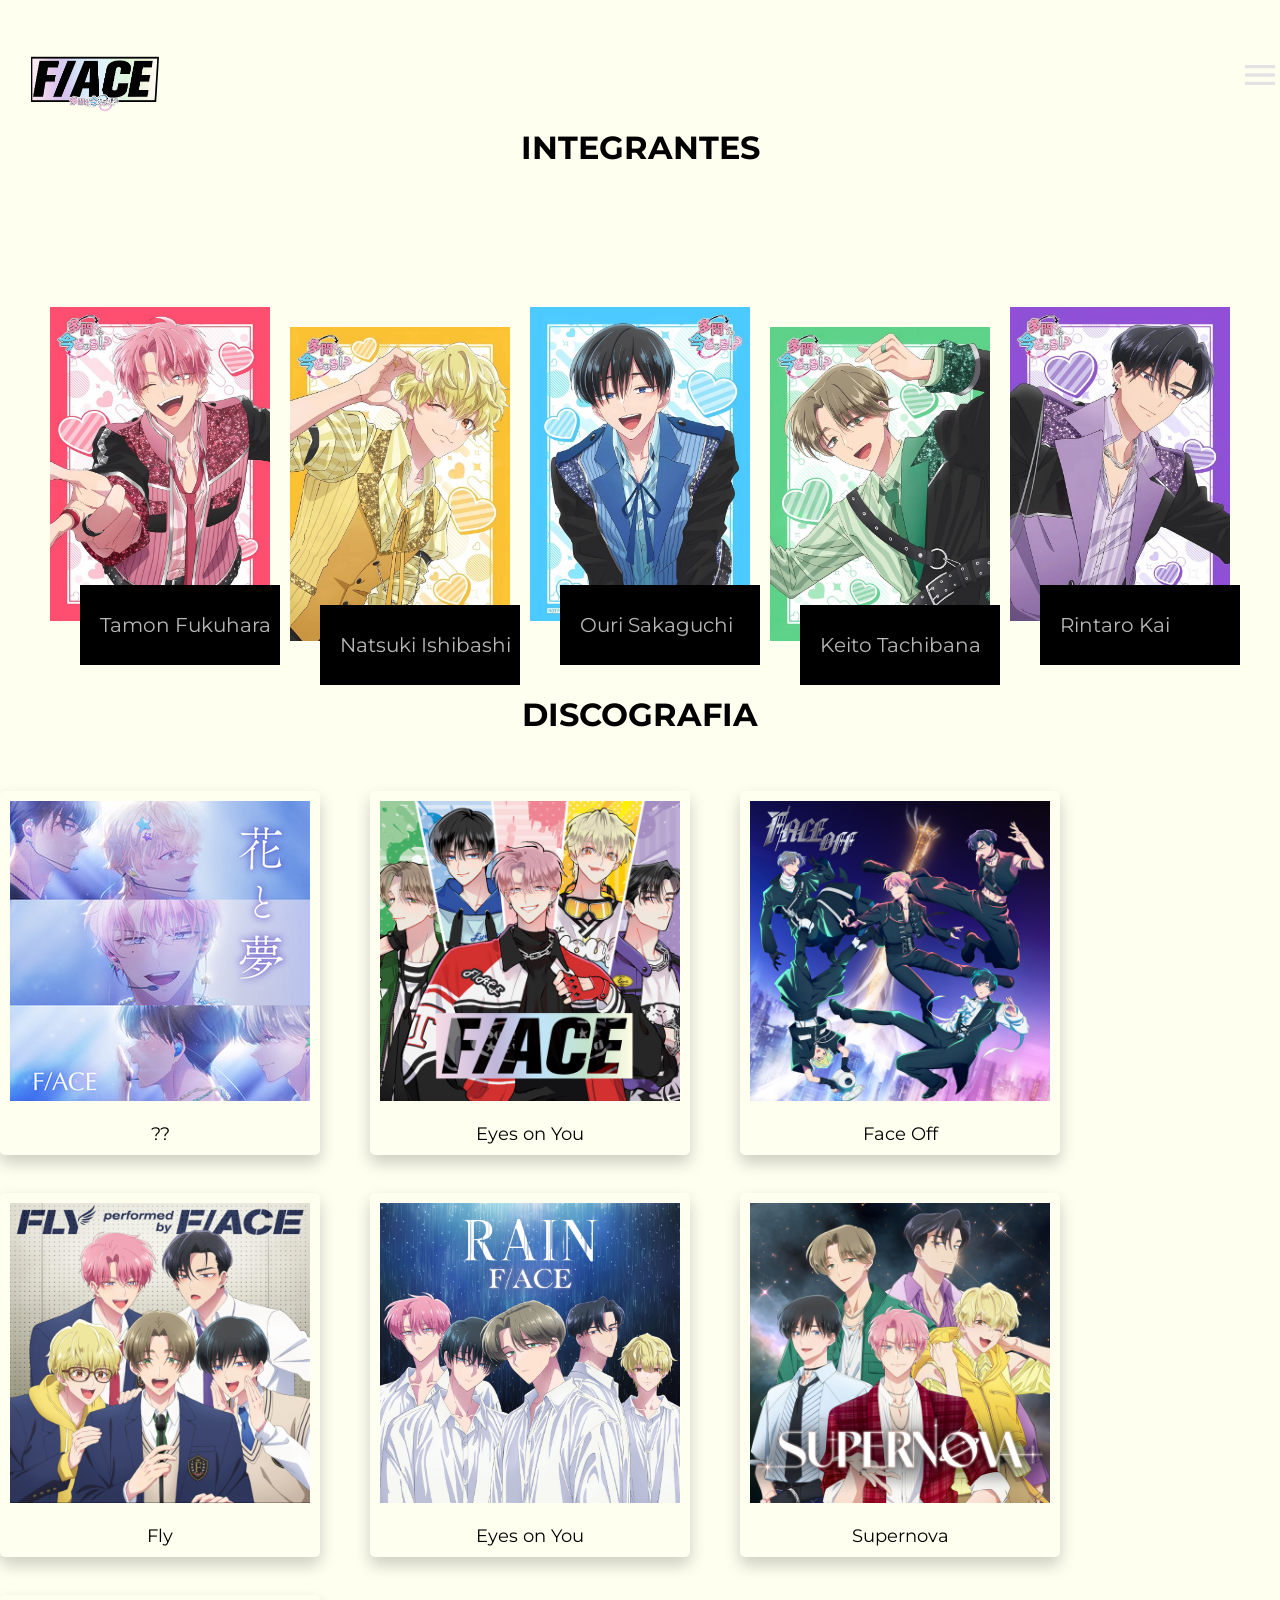
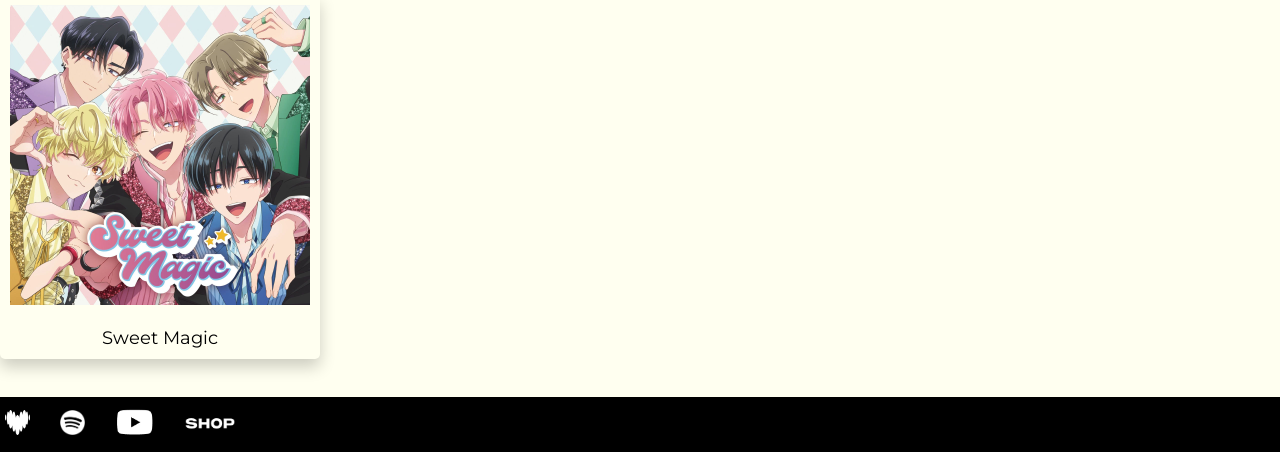
<file: teste.html>
<!DOCTYPE html>
<html lang="en">
<head>
    <meta charset="UTF-8">
    <meta name="viewport" content="width=, initial-scale=1.0">
    <title>Document</title>
    <link rel="stylesheet" href="style2.css">
</head>
<body>
    <header class="header">
        <center>
            <a href="index.html"><img src="midias/facelogo.png" alt="" class="logo"></a>
        </center>


        <div class="dropdown">
  <!-- This text acts as the trigger instead of a button -->
        <span class="dropdown-trigger"><svg xmlns="http://www.w3.org/2000/svg" height="40px" viewBox="0 -960 960 960" width="40px" fill="#e3e3e3"><path d="M120-240v-80h720v80H120Zm0-200v-80h720v80H120Zm0-200v-80h720v80H120Z"/></svg></span>
  
  <!-- This is the hidden menu that drops down -->
        <div class="dropdown-content">
        <a href="teste.html">sobre</a>
        <a href="tickets.html">tickets</a>
        </div>
        </div>  
    </header>

    <center><h1 style="display: flex;justify-content: center; margin-top: 10%;">INTEGRANTES</h1></center>

       <center><div class="organizar-integrantes">
            <div class="integrante1">
                <img src="midias/integrantes/rosa.jpg" alt="" class="imgi">
                <p>Tamon Fukuhara</p>
            </div>
            <div class="integrante2">
                <img src="midias/integrantes/amarelo.jpg" alt="" class="imgi">
                <p>Natsuki Ishibashi</p>
            </div>
            <div class="integrante3">
                <img src="midias/integrantes/azul.jpg" alt="" class="imgi">
                <p>Ouri Sakaguchi</p>
            </div>
            <div class="integrante4">
                <img src="midias/integrantes/verde.jpg" alt="" class="imgi">
                <p>Keito Tachibana</p>
            </div>
            <div class="integrante5">
                <img src="midias/integrantes/roxo.jpg" alt="" class="imgi">
                <p>Rintaro Kai</p>
            </div>
        </div></center> 
    
   
    <center><h1 style="display: flex;justify-content: center; margin-top: 10%;">DISCOGRAFIA</h1></center>
    <br><br><br>

    <div class="organizar">
    <div class="disco">
        <img src="midias/discografia/albumface.jpg" alt="" class="imgd">
        <br>
        <p>??</p>
    </div>

    <div class="disco">
        <img src="midias/discografia/eyesonyou.jpg" alt="" class="imgd">
        <br>
        <p>Eyes on You</p>
    </div>
    
    <div class="disco">
        <img src="midias/discografia/faceoff.jpg" alt="" class="imgd">
        <br>
        <p>Face Off</p>
    </div>

    </div><br><br>

    <div class="organizar">

    <div class="disco">
        <img src="midias/discografia/fly.jpg" alt=""class="imgd">
        <br>
        <p>Fly</p>
    </div>

    <div class="disco">
        <img src="midias/discografia/rain.jpg" alt="" class="imgd">
        <br>
        <p>Eyes on You</p>
    </div>

    <div class="disco">
        <img src="midias/discografia/supernova.jpg" alt="" class="imgd">
        <br>
        <p>Supernova</p>
    </div>
        
    </div>
    <br><br>

    <div class="organizar">
    
    <div class="disco">
        <img src="midias/discografia/sweetmagic.jpg" alt="" class="imgd">
        <br>
        <p>Sweet Magic</p>
    </div>

    </div>
     <br><br>

    <div class="linksexternos">
        <a href="https://link.deezer.com/s/34ojo2wedE40hOWYB8AWT">
            <img src="midias/logos/Heart icon.png" alt="" style="width: 25px; height: 25px;">
        </a>
        <a href="https://open.spotify.com/intl-pt/artist/2Q2n3SjKioZBzV7Tp3CPfl?si=kHc4xykWRMKUMZ3C1ooSoQ">
            <img src="midias/logos/spotfy.png" alt="" style="width: 25px; height: 25px;">
        </a>
        <a href="https://www.youtube.com/@Tamon_anime">
            <img src="midias/logos/youtube.png" alt="" style="width: 40px; height: auto;">
        </a>
        <a href="https://tamon-anime.com">
            <img src="midias/logos/site.png" alt="" style="width: 50px; height: auto;"></a>

    </div>
</body>
</html>
</file>
<file: style2.css>
@import url('https://fonts.googleapis.com/css2?family=Montserrat:ital,wght@0,100..900;1,100..900&family=Nunito+Sans:ital,opsz,wght@0,6..12,200..1000;1,6..12,200..1000&family=Ubuntu:ital,wght@0,300;0,400;0,500;0,700;1,300;1,400;1,500;1,700&display=swap');
body{
    background-color: ivory;
    font-family: montserrat;
}

*{
    margin: 0px;
    padding: 0%;
  
}

header{
    display: flex;
    position: fixed;
    top: 55px;
    gap: 450%;
}
.logo{
    width: 130px;
    height: auto;
    margin-left: 30px;
}

/* The box wrapping the trigger and the menu */
.dropdown {
  position: relative;
  display: inline-block;
  margin-right: 40px;

}


.dropdown-trigger {
  color: #000000;
  font-size: 30px;
  cursor: pointer;
}

.dropdown-content {
  display: none;
  position: absolute;
  margin: 10px;
  right: 0px;
  background-color: #f9f9f9;
  min-width: 100px;
  box-shadow: 0px 8px 16px rgba(0, 0, 0, 0.2);
  z-index: 1;
}


.dropdown-content a {
  color: black;
  margin: 5px;
  padding: 12px 16px;
  text-decoration: none;
  display: block;
}

.dropdown-content a:hover {
  background-color: #f1f1f1;
}
.dropdown:hover .dropdown-content {
  display: block;
}


/*final cabeçalho*/
.imgd{
    width: 300px;
    height: auto;
}
.organizar{
    display: flex;
    flex-direction: row;
    gap: 50px;
    justify-self: center;
}

.disco{
    font-size: large;
    display: flex;
    flex-direction: column;
    justify-content: center;
    text-align: center;
    padding: 10px;
    border-radius: 5px;
    box-shadow: 0px 8px 16px rgba(0, 0, 0, 0.2);

}

/*links externos*/

.linksexternos{
    display: flex;
    flex-direction: row;
    justify-self: left;
    align-items: center;
    gap: 30px;
    background-color: black;
    width: 99.2%;
    height: 45px;
    padding: 5px;
}

/*INTEGRANTES*/
.imgi{
    width: 220px;
    height: auto;    
}
.organizar-integrantes{
    position: relative;
    width: 1200px;
    height: 400px;
    margin: 0 auto;
    
}

.integrante1{
    position: absolute;
    top: 35%;
    left: 10px;
}

.integrante2{
    position: absolute;
    top: 40%;
    left: 250px;
}

.integrante3{
    position: absolute;
    top: 35%;
    left: 490px;
}

.integrante4{
    position: absolute;
    top: 40%;
    left: 730px;
}

.integrante5{
    position: absolute;
    left: 970px;
    top: 35%;
}

/* NOMES DOS INTEGRANTES */

.integrante1 p,
.integrante2 p,
.integrante3 p,
.integrante4 p,
.integrante5 p {
    position: absolute;
    background-color: black;
    color: #b8b8b8;
    width: 200px;
    height: 80px;
    bottom: -40px;
    left: 30px;
    display: flex;
    align-items: center;
    padding-left: 20px;
    box-sizing: border-box;
    font-size: 20px;
}
</file>
